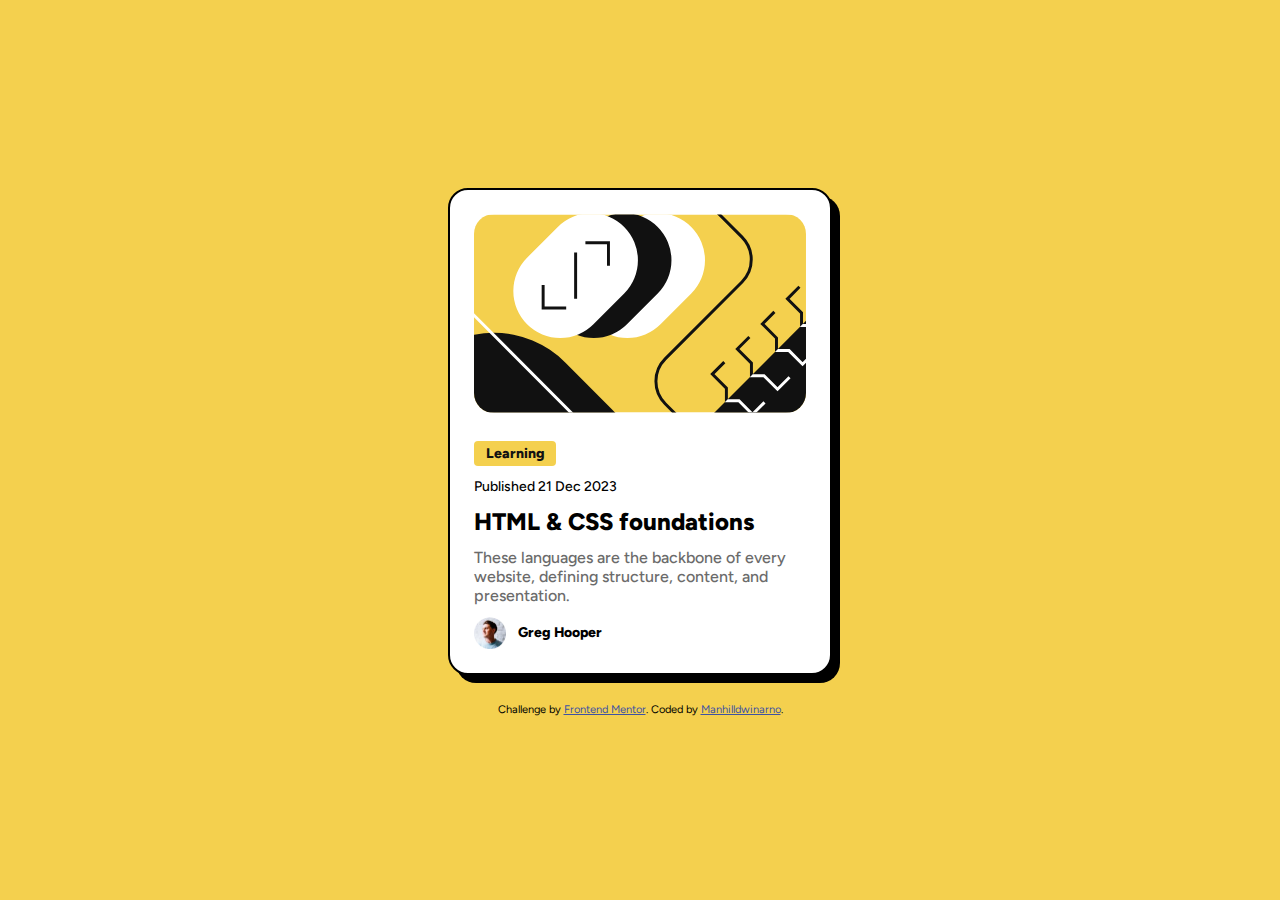
<file: blog-preview-card-main/index.html>
<!DOCTYPE html>
<html lang="en">
  <head>
    <meta charset="UTF-8" />
    <meta name="viewport" content="width=device-width, initial-scale=1.0" />

    <link
      rel="icon"
      type="image/png"
      sizes="32x32"
      href="./assets/images/favicon-32x32.png"
    />
    <link rel="stylesheet" href="css/style.css" />
    <title>Frontend Mentor | Blog preview card</title>
  </head>
  <body>
    <main class="container">
      <article class="card">
        <div class="blog-image">
          <img src="assets/images/illustration-article.svg" alt="Article image" />
        </div>

        <section class="content">
          <div class="category">
            <p>Learning</p>
          </div>
          <p class="publish">Published 21 Dec 2023</p>
          <h1 class="title">HTML & CSS foundations</h1>
          <p class="description">
            These languages are the backbone of every website, defining
            structure, content, and presentation.
          </p>
          <div class="profile">
            <img src="assets/images/image-avatar.webp" alt="Author profile photo" />
            <p>Greg Hooper</p>
          </div>
        </section>
      </article>
    </main>

    <footer class="attribution">
      Challenge by
      <a href="https://www.frontendmentor.io?ref=challenge" target="_blank"
        >Frontend Mentor</a
      >. Coded by <a href="#">Manhilldwinarno</a>.
    </footer>
  </body>
</html>
</file>
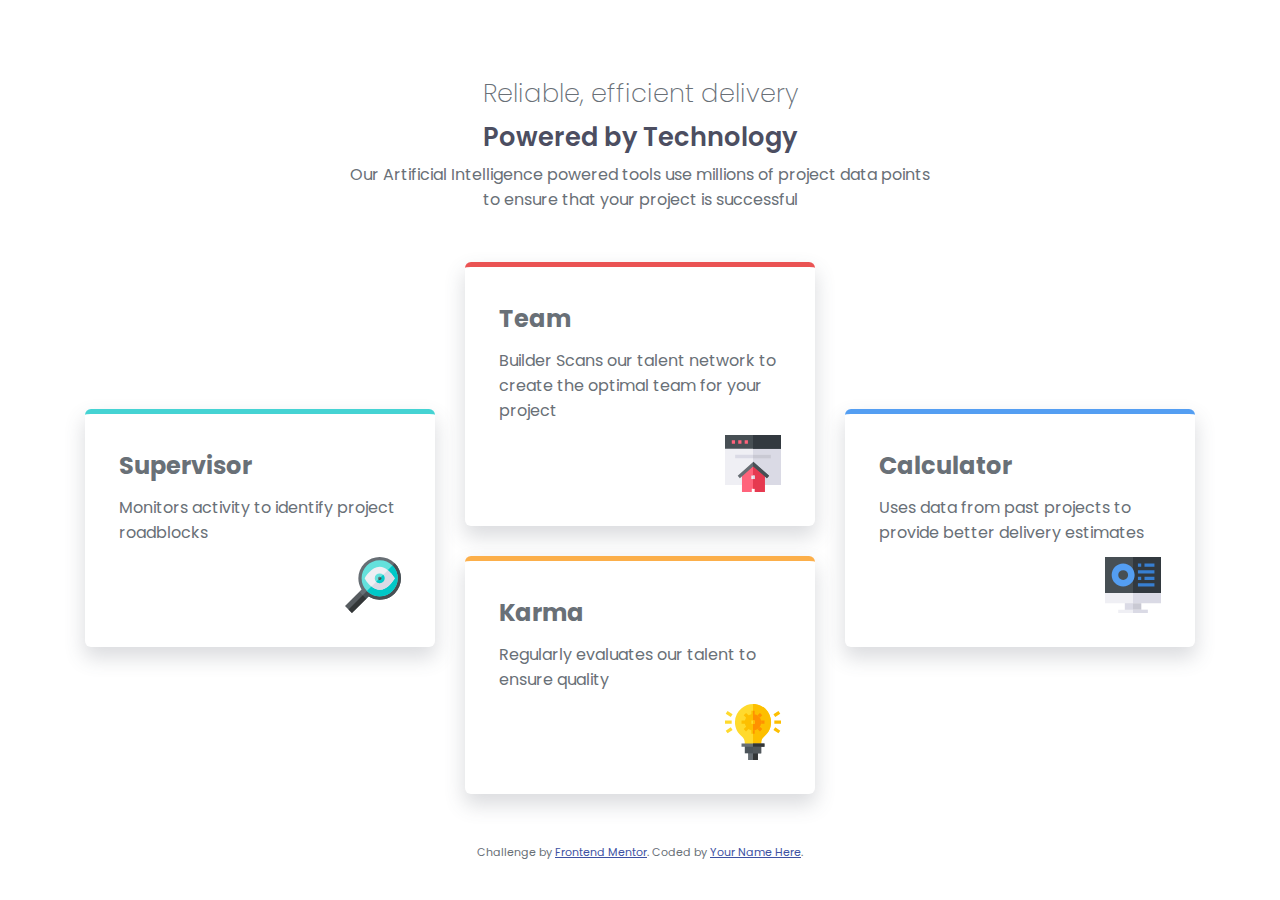
<file: four-card-feature-section-master/index.html>
<!DOCTYPE html>
<html lang="en">
  <head>
    <meta charset="UTF-8" />
    <meta name="viewport" content="width=device-width, initial-scale=1.0" />
    <link
      rel="icon"
      type="image/png"
      sizes="32x32"
      href="./images/favicon-32x32.png"
    />
    <link rel="stylesheet" href="css/style.css">
    <title>Frontend Mentor | Four card feature section</title>
  </head>
  <body>
    <header>
      <h1 class="title">Reliable, efficient delivery</h1>
      <h1 class="title-two">Powered by Technology</h1>
      <p class="description">
        Our Artificial Intelligence powered tools use millions of project data
        points to ensure that your project is successful
      </p>
    </header>

    <main class="container">
      <article class="card supervisor">
        <h2>Supervisor</h2>
        <p>Monitors activity to identify project roadblocks</p>
        <img class="icon" src="images/icon-supervisor.svg">
      </article>
      <article class="card team">
        <h2>Team</h2>
        <p>
          Builder Scans our talent network to create the optimal team for your
          project
        </p>
        <img class="icon" src="images/icon-team-builder.svg">
      </article>
      <article class="card karma">
        <h2>Karma</h2>
        <p>Regularly evaluates our talent to ensure quality</p>
        <img class="icon" src="images/icon-karma.svg">
      </article>
      <article class="card calculator">
        <h2>Calculator</h2>
        <p>Uses data from past projects to provide better delivery estimates</p>
        <img class="icon" src="images/icon-calculator.svg">
      </article>
    </main>

    <footer>
      <p class="attribution">
        Challenge by
        <a href="https://www.frontendmentor.io?ref=challenge" target="_blank"
          >Frontend Mentor</a
        >. Coded by <a href="#">Your Name Here</a>.
      </p>
    </footer>
  </body>
</html>
</file>
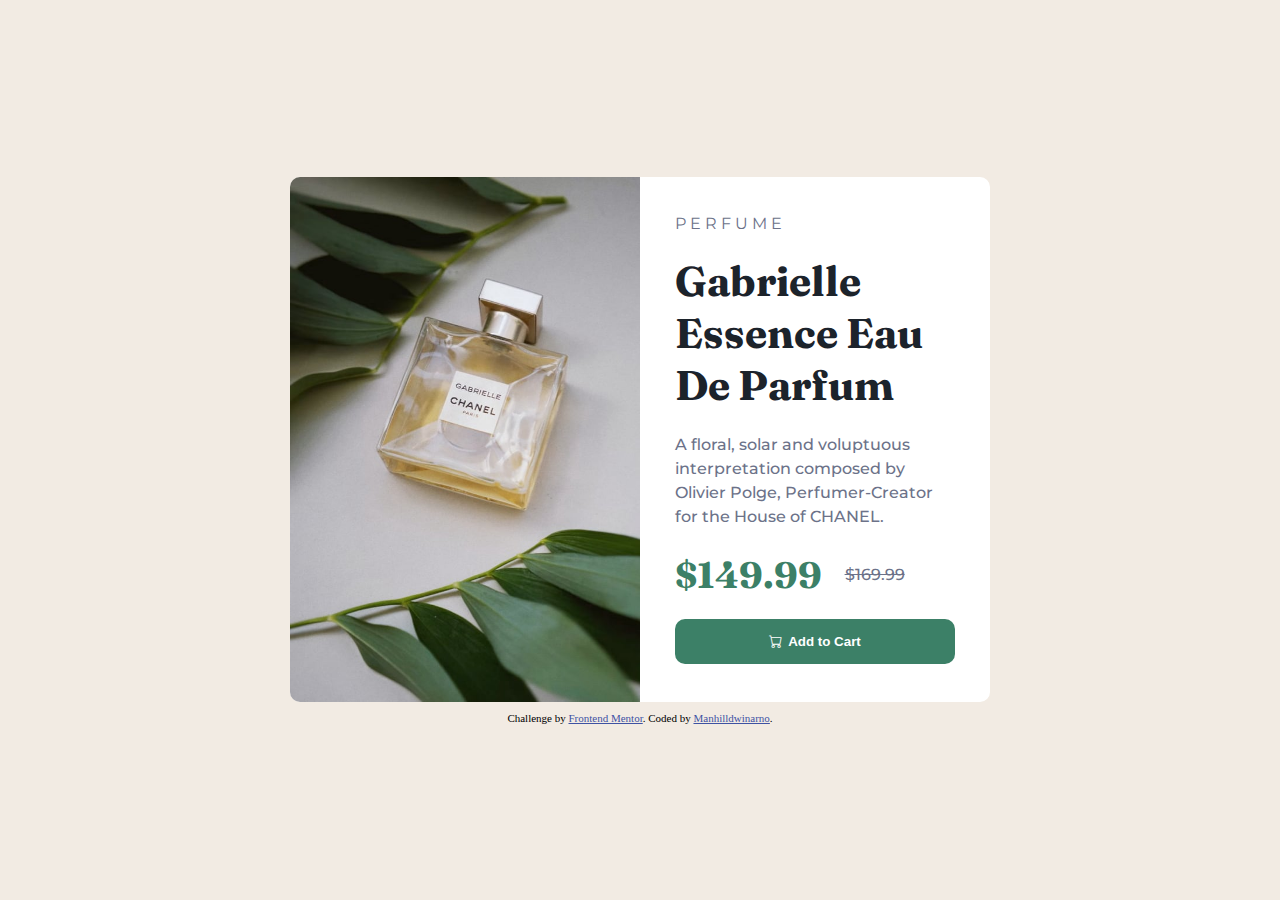
<file: product-preview-card-component-main/index.html>
<!DOCTYPE html>
<html lang="en">
  <head>
    <meta charset="UTF-8" />
    <meta name="viewport" content="width=device-width, initial-scale=1.0" />

    <link
      rel="icon"
      type="image/png"
      sizes="32x32"
      href="./images/favicon-32x32.png"
    />
    <link rel="stylesheet" href="https://cdn.jsdelivr.net/npm/bootstrap-icons@1.13.1/font/bootstrap-icons.min.css">
    <link rel="stylesheet" href="css/style.css" />
    <title>Frontend Mentor | Product preview card component</title>
  </head>

  <body>
    <main>
      <article class="card">
        <div class="card-img">
          <img class="mobile-img" src="images/image-product-mobile.jpg" alt="Perfume" />
          <img class="desktop-img" src="images/image-product-desktop.jpg" alt="Perfume">
        </div>
        <section class="content">
          <p class="product">Perfume</p>
          <h1 class="product-title">Gabrielle Essence Eau De Parfum</h1>
          <p class="description">
            A floral, solar and voluptuous interpretation composed by Olivier
            Polge, Perfumer-Creator for the House of CHANEL.
          </p>
          <div class="price">
            <p class="now-price">$149.99</p>
            <p class="disc-price">$169.99</p>
          </div>
          <button class="btn-card" type="submit"><i class="bi bi-cart"></i> Add to Cart</button>
        </section>
      </article>
    </main>

    <footer class="attribution">
      Challenge by
      <a href="https://www.frontendmentor.io?ref=challenge" target="_blank"
        >Frontend Mentor</a
      >. Coded by <a href="#">Manhilldwinarno</a>.
    </footer>
  </body>
</html>
</file>
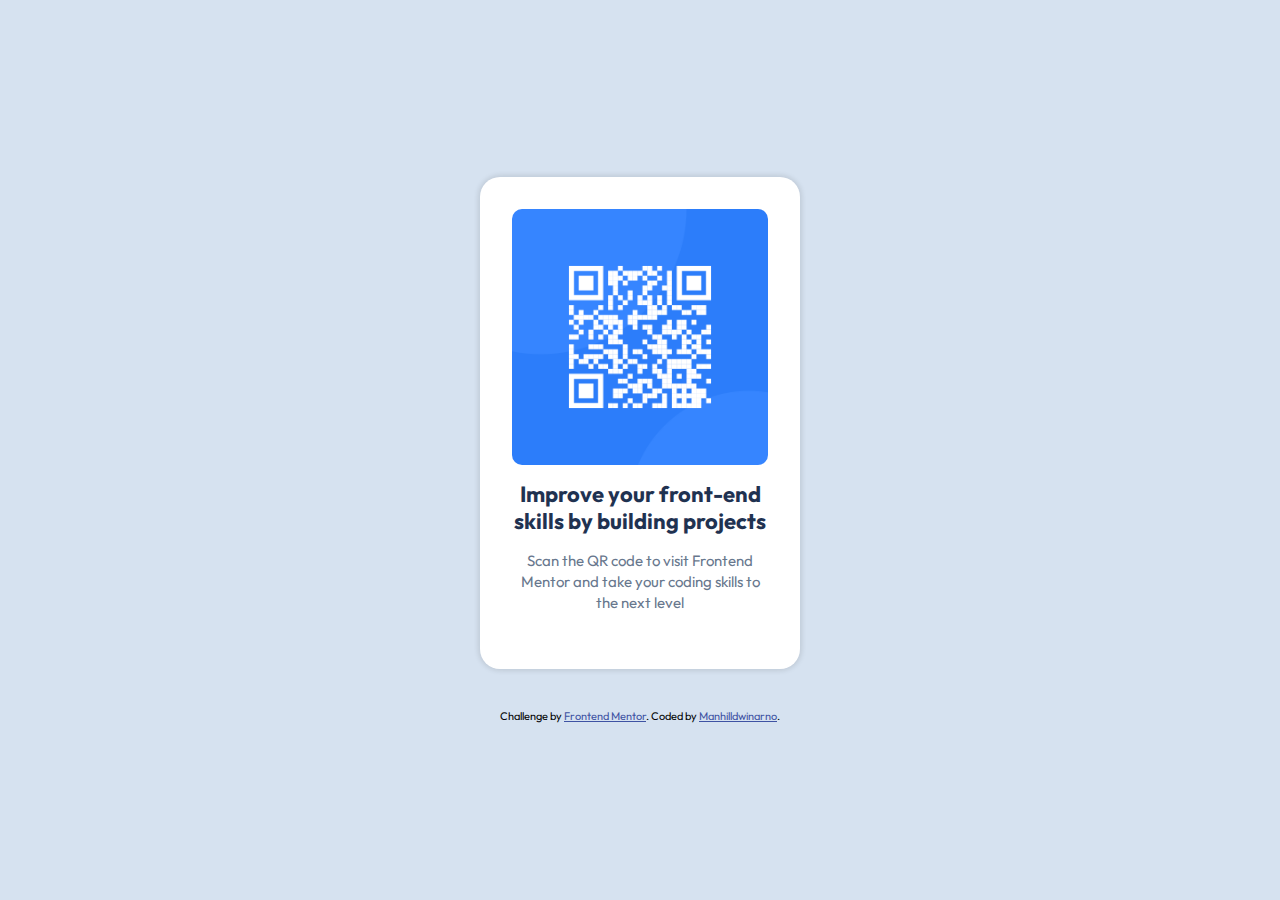
<file: qr-code-component-main/index.html>
<!DOCTYPE html>
<html lang="en">
  <head>
    <meta charset="UTF-8" />
    <meta name="viewport" content="width=device-width, initial-scale=1.0" />
    <link
      rel="icon"
      type="image/png"
      sizes="32x32"
      href="./images/favicon-32x32.png"
    />

    <link rel="stylesheet" href="style.css" />
    <title>Frontend Mentor | QR code component</title>
  </head>
  <body>
    <main class="container">
      <article class="card">
        <img src="images/image-qr-code.png" alt="QR code directing to Frontend Mentor website" class="card-img" />
        <h1 class="card-title">Improve your front-end skills by building projects</h1>
        <p class="card-description">
          Scan the QR code to visit Frontend Mentor and take your coding skills
          to the next level
        </p>
      </article>
    </main>

    <footer class="attribution">
      Challenge by
      <a href="https://www.frontendmentor.io?ref=challenge" target="_blank"
        >Frontend Mentor</a
      >. Coded by <a href="#">Manhilldwinarno</a>.
    </footer>
  </body>
</html>
</file>
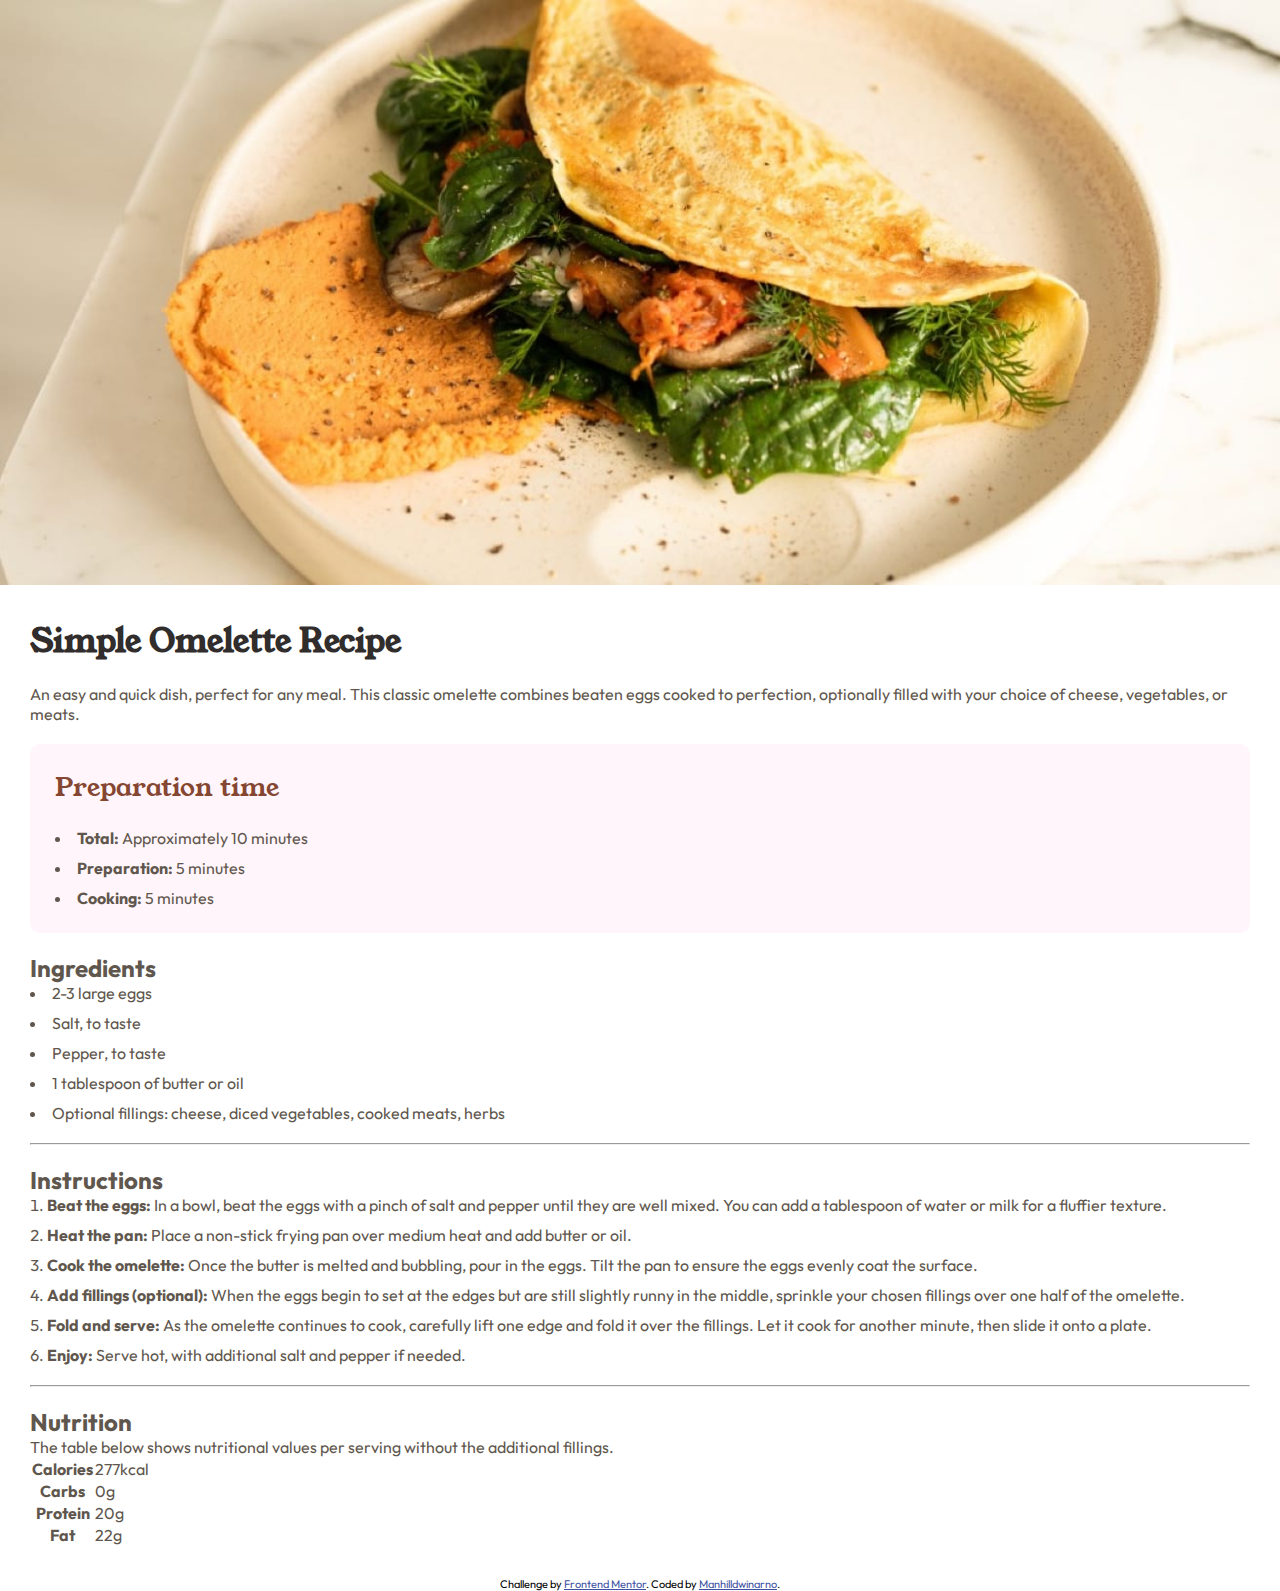
<file: recipe-page-main/index.html>
<!DOCTYPE html>
<html lang="en">
  <head>
    <meta charset="UTF-8" />
    <meta name="viewport" content="width=device-width, initial-scale=1.0" />
    <link
      rel="icon"
      type="image/png"
      sizes="32x32"
      href="./assets/images/favicon-32x32.png"
    />
    <link rel="stylesheet" href="css/style.css" />
    <title>Frontend Mentor | Recipe page</title>
  </head>
  <body>
    <main class="container">
      <article class="card">
        <header>
          <img
            src="assets/images/image-omelette.jpeg"
            alt="Omelette with vegetables and cheese"
          />
        </header>
        <div class="content">
          <h1 class="title">Simple Omelette Recipe</h1>
          <p class="description">
            An easy and quick dish, perfect for any meal. This classic omelette
            combines beaten eggs cooked to perfection, optionally filled with
            your choice of cheese, vegetables, or meats.
          </p>

          <div class="preparation">
            <h3 class="prep-title">Preparation time</h3>
            <ul>
              <li><b>Total:</b> Approximately 10 minutes</li>
              <li><b>Preparation:</b> 5 minutes</li>
              <li><b>Cooking:</b> 5 minutes</li>
            </ul>
          </div>
          <section class="ingredients">
            <h2>Ingredients</h2>
            <ul>
              <li>2-3 large eggs</li>
              <li>Salt, to taste</li>
              <li>Pepper, to taste</li>
              <li>1 tablespoon of butter or oil</li>
              <li>
                Optional fillings: cheese, diced vegetables, cooked meats, herbs
              </li>
            </ul>
          </section>

          <hr />

          <section class="instructions">
            <h2>Instructions</h2>
            <ol>
              <li>
                <b>Beat the eggs:</b> In a bowl, beat the eggs with a pinch of
                salt and pepper until they are well mixed. You can add a
                tablespoon of water or milk for a fluffier texture.
              </li>
              <li>
                <b>Heat the pan:</b> Place a non-stick frying pan over medium heat and add butter or
                oil.
              </li>
              <li>
                <b>Cook the omelette:</b> Once the butter is melted and bubbling, pour
                in the eggs. Tilt the pan to ensure the eggs evenly coat the
                surface.
              </li>
              <li>
                <b>Add fillings (optional):</b> When the eggs begin to set at the edges
                but are still slightly runny in the middle, sprinkle your chosen
                fillings over one half of the omelette.
              </li>
              <li>
                <b>Fold and serve:</b> As the omelette continues to cook, carefully
                lift one edge and fold it over the fillings. Let it cook for
                another minute, then slide it onto a plate.
              </li>
              <li>
                <b>Enjoy:</b> Serve hot, with additional salt and pepper if needed.
              </li>
            </ol>
          </section>

          <hr />

          <section class="nutrition">
            <h2>Nutrition</h2>
            <p class="description">
              The table below shows nutritional values per serving without the
              additional fillings.
            </p>
            <table>
              <tr>
                <th scope="row">Calories</th>
                <td>277kcal</td>
              </tr>
              <tr>
                <th scope="row">Carbs</th>
                <td>0g</td>
              </tr>

              <tr>
                <th scope="row">Protein</th>
                <td>20g</td>
              </tr>
              <tr>
                <th scope="row">Fat</th>
                <td>22g</td>
              </tr>
            </table>
          </section>
        </div>
      </article>
    </main>

    <footer class="attribution">
      Challenge by
      <a href="https://www.frontendmentor.io?ref=challenge" target="_blank"
        >Frontend Mentor</a
      >. Coded by <a href="#">Manhilldwinarno</a>.
    </footer>
  </body>
</html>
</file>
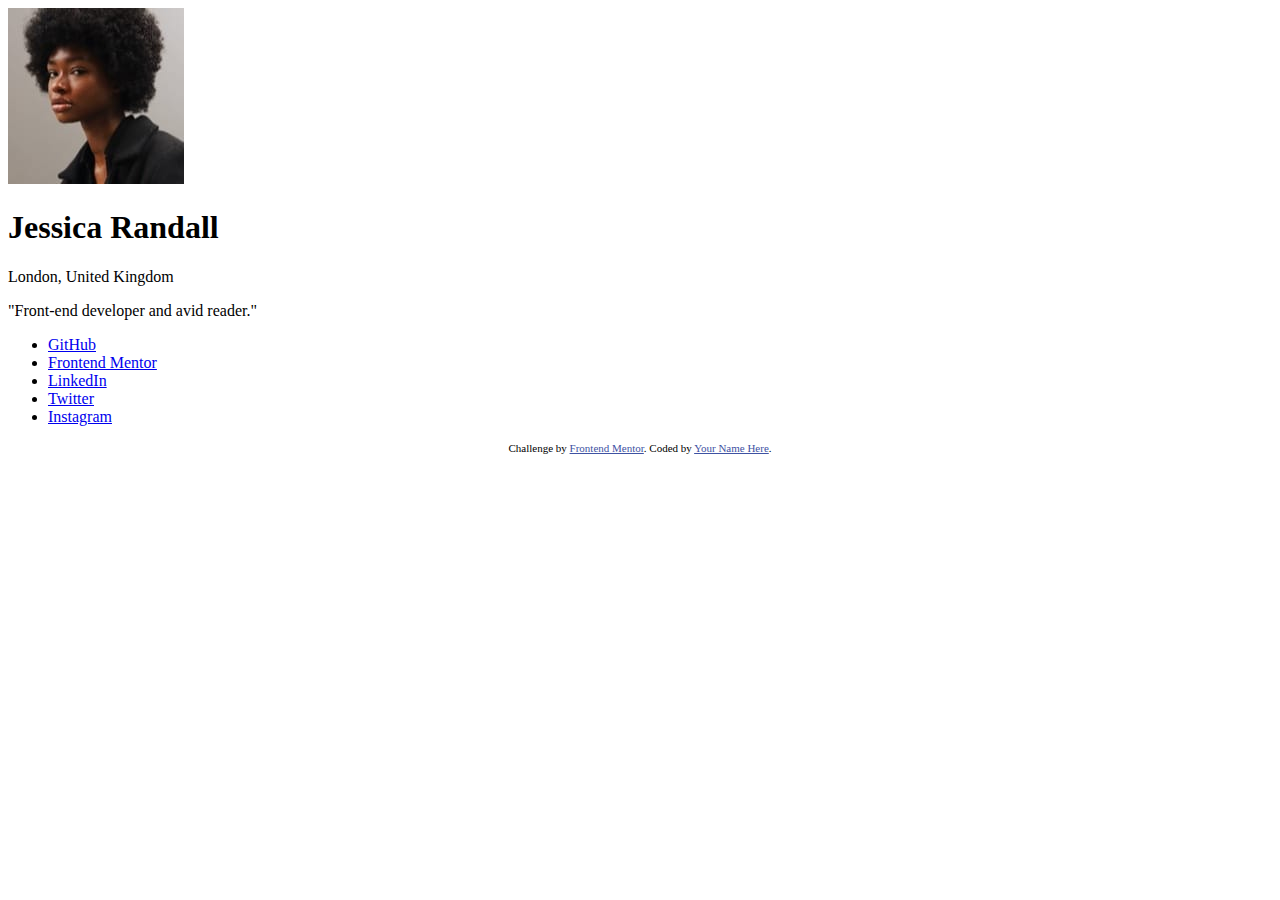
<file: social-links-profile-main/index.html>
<!DOCTYPE html>
<html lang="en">
  <head>
    <meta charset="UTF-8" />
    <meta name="viewport" content="width=device-width, initial-scale=1.0" />
    <!-- displays site properly based on user's device -->

    <link
      rel="icon"
      type="image/png"
      sizes="32x32"
      href="./assets/images/favicon-32x32.png"
    />

    <title>Frontend Mentor | Social links profile</title>

    <!-- Feel free to remove these styles or customise in your own stylesheet 👍 -->
    <style>
      .attribution {
        font-size: 11px;
        text-align: center;
      }
      .attribution a {
        color: hsl(228, 45%, 44%);
      }
    </style>
  </head>
  <body>
    <main>
      <article class="card">
        <header class="profile-header">
          <img src="assets/images/avatar-jessica.jpeg" alt="Profile Photo" />
          <h1 class="profile-name">Jessica Randall</h1>
          <p class="location">London, United Kingdom</p>
        </header>

        <p class="bio">"Front-end developer and avid reader."</p>
        <ul class="social-links">
          <li><a href="#">GitHub</a></li>
          <li><a href="#">Frontend Mentor</a></li>
          <li><a href="#">LinkedIn</a></li>
          <li><a href="#">Twitter</a></li>
          <li><a href="#">Instagram</a></li>
        </ul>
      </article>
    </main>

    <footer class="attribution">
      Challenge by
      <a href="https://www.frontendmentor.io?ref=challenge" target="_blank"
        >Frontend Mentor</a
      >. Coded by <a href="#">Your Name Here</a>.
    </footer>
  </body>
</html>
</file>
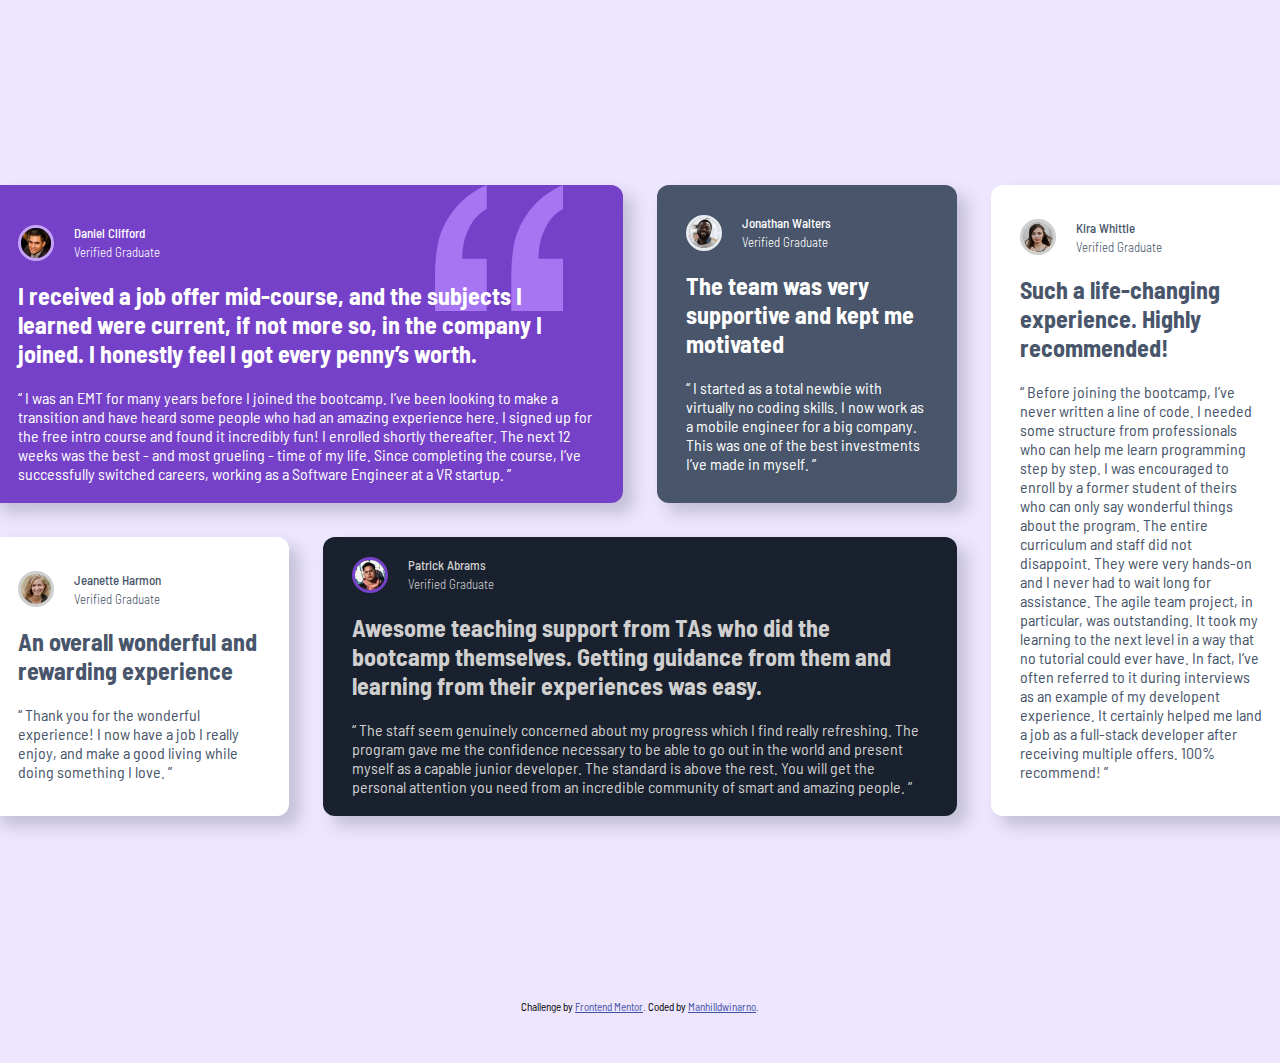
<file: testimonials-grid-section-main/index.html>
<!DOCTYPE html>
<html lang="en">
  <head>
    <meta charset="UTF-8" />
    <meta name="viewport" content="width=device-width, initial-scale=1.0" />
    <link
      rel="icon"
      type="image/png"
      sizes="32x32"
      href="./images/favicon-32x32.png"
    />
    <link rel="stylesheet" href="css/style.css">
    <title>Frontend Mentor | Testimonials Grid Section Main</title>
  </head>

  <body>
    <main class="container">
      <article class="card daniel">
        <div class="quote-icon"></div>
        <div class="profile-container">
          <div class="profile-photo">
            <img src="images/image-daniel.jpg" alt="Profile photo" />
          </div>
          <div class="profile">
            <h1 class="profile-name">Daniel Clifford</h1>
            <p class="profile-desc">Verified Graduate</p>
          </div>
        </div>
        <div class="content">
          <h2 class="review-quote">
            I received a job offer mid-course, and the subjects I learned were
            current, if not more so, in the company I joined. I honestly feel I
            got every penny’s worth.
          </h2>
          <p class="review-detail">
            “ I was an EMT for many years before I joined the bootcamp. I’ve
            been looking to make a transition and have heard some people who had
            an amazing experience here. I signed up for the free intro course
            and found it incredibly fun! I enrolled shortly thereafter. The next
            12 weeks was the best - and most grueling - time of my life. Since
            completing the course, I’ve successfully switched careers, working
            as a Software Engineer at a VR startup. ”
          </p>
        </div>
      </article>

      <article class="card jonathan">
        <div class="profile-container">
          <div class="profile-photo">
            <img src="images/image-jonathan.jpg" alt="Profile photo" />
          </div>
          <div class="profile">
            <h1 class="profile-name">Jonathan Walters</h1>
            <p class="profile-desc">Verified Graduate</p>
          </div>
        </div>
        <div class="content">
          <h2 class="review-quote">
            The team was very supportive and kept me motivated
          </h2>
          <p class="review-detail">
            “ I started as a total newbie with virtually no coding skills. I now
            work as a mobile engineer for a big company. This was one of the
            best investments I’ve made in myself. ”
          </p>
        </div>
      </article>

      <article class="card jeanette">
        <div class="profile-container">
          <div class="profile-photo">
            <img src="images/image-jeanette.jpg" alt="Profile photo" />
          </div>
          <div class="profile">
            <h1 class="profile-name">Jeanette Harmon</h1>
            <p class="profile-desc">Verified Graduate</p>
          </div>
        </div>
        <div class="content">
          <h2 class="review-quote">
            An overall wonderful and rewarding experience
          </h2>
          <p class="review-detail">
            “ Thank you for the wonderful experience! I now have a job I really
            enjoy, and make a good living while doing something I love. ”
          </p>
        </div>
      </article>

      <article class="card patrick">
        <div class="profile-container">
          <div class="profile-photo">
            <img src="images/image-patrick.jpg" alt="Profile photo" />
          </div>
          <div class="profile">
            <h1 class="profile-name">Patrick Abrams</h1>
            <p class="profile-desc">Verified Graduate</p>
          </div>
        </div>
        <div class="content">
          <h2 class="review-quote">
            Awesome teaching support from TAs who did the bootcamp themselves.
            Getting guidance from them and learning from their experiences was
            easy.
          </h2>
          <p class="review-detail">
            “ The staff seem genuinely concerned about my progress which I find
            really refreshing. The program gave me the confidence necessary to
            be able to go out in the world and present myself as a capable
            junior developer. The standard is above the rest. You will get the
            personal attention you need from an incredible community of smart
            and amazing people. ”
          </p>
        </div>
      </article>

      <article class="card kira">
        <div class="profile-container">
          <div class="profile-photo">
            <img src="images/image-kira.jpg" alt="Profile photo" />
          </div>
          <div class="profile">
            <h1 class="profile-name">Kira Whittle</h1>
            <p class="profile-desc">Verified Graduate</p>
          </div>
        </div>
        <div class="content">
          <h2 class="review-quote">
            Such a life-changing experience. Highly recommended!
          </h2>
          <p class="review-detail">
            “ Before joining the bootcamp, I’ve never written a line of code. I
            needed some structure from professionals who can help me learn
            programming step by step. I was encouraged to enroll by a former
            student of theirs who can only say wonderful things about the
            program. The entire curriculum and staff did not disappoint. They
            were very hands-on and I never had to wait long for assistance. The
            agile team project, in particular, was outstanding. It took my
            learning to the next level in a way that no tutorial could ever
            have. In fact, I’ve often referred to it during interviews as an
            example of my developent experience. It certainly helped me land a
            job as a full-stack developer after receiving multiple offers. 100%
            recommend! ”
          </p>
        </div>
      </article>
    </main>

    <footer class="attribution">
      Challenge by
      <a href="https://www.frontendmentor.io?ref=challenge" target="_blank"
        >Frontend Mentor</a
      >. Coded by <a href="#">Manhilldwinarno</a>.
    </footer>
  </body>
</html>
</file>
<file: blog-preview-card-main/css/style.css>
@import url("https://fonts.googleapis.com/css2?family=Figtree:ital,wght@0,300..900;1,300..900&display=swap");

:root {
  --primary-background-color: hsl(47, 88%, 63%);
  --secondary-background-color: hsl(0, 0%, 100%);
  --primary-font-color: hsl(0, 0%, 7%);
  --secondary-font-color: hsl(0, 0%, 42%);

  --spacing-300: 24px;
  --spacing-150: 12px;
  --spacing-100: 8px;
  --spacing-50: 4px;

  --card-width: 384px;
}

* {
  margin: 0;
  padding: 0;
  box-sizing: border-box;
}

body {
  font-family: "Figtree";
  background-color: var(--primary-background-color);

  display: grid;
  place-content: center;
  min-height: 100vh;

  padding: 2px;
}

.container {
  
  display: flex;
  flex-direction: column;
  justify-content: center;
  align-items: center;
  gap: var(--spacing-300);

  padding: var(--spacing-50)
}

.card {
  display: flex;
  flex-direction: column;
  gap: var(--spacing-300);

  max-width: var(--card-width);
  width: 100%;

  background-color: var(--secondary-background-color);
  box-shadow: var(--spacing-100) var(--spacing-100) black;

  padding: var(--spacing-300);

  border-radius: 20px;
  border: 2px solid black;

  transition: 0.8s;
}

.card:hover {
  box-shadow: var(--spacing-150) var(--spacing-150) black;
}

.blog-image img {
  width: 100%;
  border-radius: 20px;
}

.category {
  background-color: var(--primary-background-color);
  color: var(--primary-font-color);

  font-size: 14px;
  font-weight: 800;
  text-align: center;

  width: 82px;
  border-radius: var(--spacing-50);
  padding: var(--spacing-50) var(--spacing-150);
}

.content {
  display: flex;
  flex-direction: column;
  gap: var(--spacing-150);
}

.publish {
  font-size: 14px;
  font-weight: 500;
}

.title {
  font-size: var(--spacing-300);
  font-weight: 800;
  transition: 0.8s;
}

.card:hover .title {
  color: var(--primary-background-color);
}

.description {
  font-size: 16px;
  font-weight: 500;

  color: var(--secondary-font-color);
}

.profile {
  display: flex;
  align-items: center;
  gap: var(--spacing-150);
}

.profile img {
  width: 32px;
}

.profile p {
  font-size: 14px;
  font-weight: 800;
}

.attribution {
  font-size: 11px;
  text-align: center;

  margin-top: var(--spacing-300);
}
.attribution a {
  color: hsl(228, 45%, 44%);
}
</file>
<file: four-card-feature-section-master/css/style.css>
@import url("https://fonts.googleapis.com/css2?family=Poppins:ital,wght@0,100;0,200;0,300;0,400;0,500;0,600;0,700;0,800;0,900;1,100;1,200;1,300;1,400;1,500;1,600;1,700;1,800;1,900&display=swap");

:root {
  --Red: hsl(0, 78%, 62%);
  --Cyan: hsl(180, 62%, 55%);
  --Orange: hsl(34, 97%, 64%);
  --Blue: hsl(212, 86%, 64%);

  --Grey-500: hsl(234, 12%, 34%);
  --Grey-400: hsl(212, 6%, 44%);
  --White: hsl(0, 0%, 100%);
}

* {
  margin: 0;
  padding: 0;
  box-sizing: border-box;
}

body {
  font-family: "Poppins", Arial, sans-serif;

  background-color: var(--White);
  color: var(--Grey-400);

  display: flex;
  flex-direction: column;
  justify-content: center;
  align-items: center;
  gap: 50px;

  min-height: 100vh;

  padding: 20px;
}

header {
  display: flex;
  flex-direction: column;
  justify-content: center;
  align-items: center;
  gap: 5px;

  max-width: 350px;
  margin-top: 35px;

  text-align: center;
}

header .title {
  font-size: 1.6em;
  font-weight: 200;
}

header .title-two {
  color: var(--Grey-500);

  font-size: 1.6em;
  font-weight: 600;
}

header .description {
  font-size: 1em;
}

.container {
  display: grid;
  grid-template-columns: 325px;
  place-content: center;
  gap: 30px;
}

.card {
  display: flex;
  flex-direction: column;
  justify-content: center;
  gap: 12px;

  padding: 34px;

  border-radius: 6px;
  box-shadow: 0 10px 20px 1px hsla(234, 12%, 34%, 0.2);
}

.card.supervisor {
  border-top: 5px solid var(--Cyan);
}

.card.team {
  border-top: 5px solid var(--Red);
}

.card.karma {
  border-top: 5px solid var(--Orange);
}

.card.calculator {
  border-top: 5px solid var(--Blue);
}

.icon {
  width: 20%;
  align-self: flex-end;
}

.attribution {
  font-size: 11px;
  text-align: center;
}
.attribution a {
  color: hsl(228, 45%, 44%);
}

/* Responsive */
@media ( min-width: 700px ) {
  header {
    max-width: 480px;
  }
  .container {
    grid-template-columns: repeat(2, 300px);
  }
}


@media (min-width: 1110px) {
  header {
    max-width: 580px;
  }

  .container {
    grid-template-columns: repeat(3, 350px);
  }

  .card {
    transition: 0.3s;
  }

  .card:hover {
    transform: translateY(-5px);
  }
  
  .card.supervisor {
    grid-column: 1;
    grid-row: 1 / span 2;
    align-self: center;
  }

  .card.team {
    grid-column: 2;
    grid-row: 1;
  }

  .card.karma {
    grid-column: 2;
    grid-row: 2;
  }

  .card.calculator {
    grid-column: 3;
    grid-row: 1 / span 2;
    align-self: center;
  }
}
</file>
<file: product-preview-card-component-main/css/style.css>
@import url('https://fonts.googleapis.com/css2?family=Fraunces:ital,opsz,wght@0,9..144,100..900;1,9..144,100..900&family=Montserrat:ital,wght@0,100..900;1,100..900&display=swap');

:root {
  --Green-500: hsl(158, 36%, 37%);
  --Green-700: hsl(158, 42%, 18%);

  --Black: hsl(212, 21%, 14%);
  --Grey: hsl(228, 12%, 48%);
  --Cream: hsl(30, 38%, 92%);
  --White: hsl(0, 0%, 100%);
}

* {
  margin: 0;
  padding: 0;

  box-sizing: border-box;
}

body {
  display: flex;
  flex-direction: column;
  justify-content: center;
  align-items: center;
  min-height: 100vh;

  background-color: var(--Cream);

  padding: 20px 10px;
}

.card {
  background-color: var(--White);

  display: grid;
  grid-template-columns: minmax(350px, 400px);
  width: 100%;

  border-radius: 10px;
}

.card-img .mobile-img {
  width: 100%;
  display: block;

  border-top-right-radius: 10px;
  border-top-left-radius: 10px;
}

.card-img .desktop-img {
  display: none;
}

.content {
  padding: 24px;

  display: flex;
  flex-direction: column;
  justify-content: center;
  gap: 20px;
}

.content .product,
.content .description,
.btn-cart {
  font-family: 'Montserrat', Arial, sans-serif;
}

.content .product {
  text-transform: uppercase;
  letter-spacing: 4px;
  color: var(--Grey);
}

.content .product-title {
  color: var(--Black);
}

.content .product-title,
.now-price {
  font-family: 'Fraunces', serif;
  font-weight: 700;
}

.content .description {
  font-size: 1em;
  font-weight: 500;
  line-height: 150%;
  color: var(--Grey);
}

.price {
  display: flex;
  align-items: center;
  gap: 1.4em;
}

.now-price {
  font-size: 2.3em;
  color: var(--Green-500);
}

.disc-price {
  color: var(--Grey);

  font-family: 'Montserrat';
  font-weight: 500;
  text-decoration: line-through;
}

.btn-card {
  background-color: var(--Green-500);
  color: var(--White);

  cursor: pointer;

  font-weight: 600;

  border: none;
  border-radius: 10px;
  padding: 15px;

  display: flex;
  align-items: center;
  justify-content: center;
  gap: 6px;
}

.btn-card:hover {
  background-color: var(--Green-700);
}

.attribution {
  font-size: 11px;
  text-align: center;

  margin-top: 10px;
}
.attribution a {
  color: hsl(228, 45%, 44%);
}

/* Responsive */

@media ( min-width: 736px ) {
  .card {
    grid-template-columns: 350px 350px;
  }

  .card-img .mobile-img {
    display: none;
  }

  .card-img .desktop-img {
    display: block;
    width: 100%;

    border-top-left-radius: 10px;
    border-bottom-left-radius: 10px;
  }

  .content {
    justify-content: space-evenly;
    padding: 2.2em;
  }

  .content .product-title {
    font-size: 2.6em;
  }
}
</file>
<file: qr-code-component-main/style.css>
@import url("https://fonts.googleapis.com/css2?family=Outfit:wght@100..900&display=swap");

:root {
  --background-primary-color: hsl(212, 45%, 89%);
  --background-secondary-color: hsl(0, 0%, 100%);

  --font-primary-color: hsl(218, 44%, 22%);
  --font-secondary-color: hsl(216, 15%, 48%);

  --text-preset-1: 22px;
  --text-preset-2: 15px;

  --spacing-500: 40px;
  --spacing-300: 24px;
  --spacing-200: 16px;

  --card-width: 320px;
}

* {
  margin: 0;
  padding: 0;
  box-sizing: border-box;
}

body {
  font-family: "Outfit", sans-serif;
  text-align: center;

  background-color: var(--background-primary-color);

  display: grid;
  place-content: center;
  min-height: 100vh;

  padding: var(--spacing-300);
}

.container {
  background-color: var(--background-secondary-color);

  width: 100%;
  max-width: var(--card-width);
  padding-top: var(--spacing-200);
  padding-right: var(--spacing-200);
  padding-left: var(--spacing-200);
  padding-bottom: 40px;

  box-shadow: 0 0 5px 2px rgba(0, 0, 0, 0.1);
  border-radius: 20px;
  text-align: center;

  display: flex;
  flex-direction: column;
  justify-content: center;
  align-items: center;
  gap: var(--spacing-300);
}

.card {
  padding: var(--spacing-200);
}

.card-img {
  width: 100%;
  border-radius: 10px;
  display: block;
}

.card-title {
  color: var(--font-primary-color);
  font-size: var(--text-preset-1);
  font-weight: 700;

  margin-top: var(--spacing-200);
  line-height: 1.2;
}

.card-description {
  color: hsl(216, 15%, 48%);
  font-size: var(--text-preset-2);
  font-weight: 400;

  margin-top: var(--spacing-200);
  line-height: 1.4;
}

.attribution {
  font-size: 11px;
  text-align: center;
  margin-top: 40px;
}
.attribution a {
  color: hsl(228, 45%, 44%);
}
</file>
<file: recipe-page-main/css/style.css>
@import url("https://fonts.googleapis.com/css2?family=Outfit:wght@100..900&family=Young+Serif&display=swap");

:root {
  --White: hsl(0, 0%, 100%);

  --Stone-100: hsl(30, 54%, 90%);
  --Stone-150: hsl(30, 18%, 87%);
  --Stone-600: hsl(30, 10%, 34%);
  --Stone-900: hsl(24, 5%, 18%);

  --Brown-800: hsl(14, 45%, 36%);

  --Rose-800: hsl(332, 51%, 32%);
  --Rose-50: hsl(330, 100%, 98%);
}

* {
  margin: 0;
  padding: 0;
  box-sizing: border-box;
}

body {
  font-family: "Outfit", sans-serif;
}

h1,
h3 {
  font-family: "Young Serif", serif;
}

.card {
  width: 100%;
  color: var(--Stone-600);
}

header img {
  width: 100%;
}

.content {
  padding: 30px;

  display: flex;
  flex-direction: column;
  gap: 20px;
}

.content h1 {
  color: var(--Stone-900);
}

.preparation {
  display: flex;
  flex-direction: column;
  gap: 10px;

  border-radius: 10px;

  padding: 25px;

  background-color: var(--Rose-50);
}

.preparation p {
  color: var(--Rose-800);
  font-weight: 700;
  font-size: 20px;
}

.preparation ul,
.ingredients ul,
.instructions ol {
  display: flex;
  flex-direction: column;
  gap: 10px;
}

li {
  list-style-position: inside;
}

h3 {
  margin-bottom: 12px;
  color: var(--Brown-800);
  font-weight: 400;
  font-size: 26px;
}

.attribution {
  font-size: 11px;
  text-align: center;
}
.attribution a {
  color: hsl(228, 45%, 44%);
}
</file>
<file: testimonials-grid-section-main/css/style.css>
@import url("https://fonts.googleapis.com/css2?family=Barlow+Semi+Condensed:ital,wght@0,100;0,200;0,300;0,400;0,500;0,600;0,700;0,800;0,900;1,100;1,200;1,300;1,400;1,500;1,600;1,700;1,800;1,900&display=swap");

:root {
  --Purple-50: hsl(260, 100%, 95%);
  --Purple-300: hsl(264, 82%, 80%);
  --Purple-500: hsl(263, 55%, 52%);

  --White: hsl(0, 0%, 100%);
  --Grey-100: hsl(214, 17%, 92%);
  --Grey-200: hsl(0, 0%, 81%);
  --Grey-400: hsl(224, 10%, 45%);
  --Grey-500: hsl(217, 19%, 35%);
  --Dark-blue: hsl(219, 29%, 14%);
  --Black: hsl(0, 0%, 7%);
}

* {
  margin: 0;
  padding: 0;
  box-sizing: border-box;
}

body {
  font-family: "Barlow Semi Condensed", sans-serif;

  display: flex;
  flex-direction: column;
  justify-content: center;
  align-items: center;

  padding: 50px;

  background-color: var(--Purple-50);
}

.container {
  display: grid;
  place-content: center;
  grid-template-columns: 330px;
  gap: 34px;

  min-height: 100vh;
}

.card {
  display: flex;
  flex-direction: column;
  justify-content: center;
  gap: 20px;

  padding: 20px 29px;

  border-radius: 12px;
  box-shadow: 10px 10px 15px 1px hsla(224, 10%, 45%, 0.3);
}

.card.daniel {
  background-color: var(--Purple-500);
  color: var(--White);
}

.card.jonathan {
  background-color: var(--Grey-500);
  color: var(--White);
}

.card.jeanette {
  background-color: var(--White);
  color: var(--Grey-500);
}

.card.patrick {
  background-color: var(--Dark-blue);
  color: var(--Grey-200);
}

.card.kira {
  background-color: var(--White);
  color: var(--Grey-500);
}

.profile-container {
  display: flex;
  align-items: center;
  gap: 20px;
}

.profile-photo {
  width: 36px;
  border-radius: 50%;
}

.daniel .profile-photo {
  border: 3px solid var(--Purple-300);
}

.jonathan .profile-photo {
  border: 3px solid var(--Grey-100);
}

.jeanette .profile-photo {
  border: 3px solid var(--Grey-200);
}

.patrick .profile-photo {
  border: 3px solid var(--Purple-500);
}

.kira .profile-photo {
  border: 3px solid var(--Grey-200);
}

.profile-photo img {
  width: 100%;
  display: block;
  object-fit: cover;

  border-radius: 50%;
}

.profile {
  display: flex;
  flex-direction: column;
  gap: 3px;
}

.profile-name {
  font-size: 13px;
  font-weight: 500;
}

.profile-desc {
  font-size: 13px;
  font-weight: 300;
}

.content {
  display: flex;
  flex-direction: column;
  justify-content: center;
  gap: 20px;
}

.review-quote {
  font-size: 1.5em;
}

.attribution {
  font-size: 11px;
  text-align: center;
  margin-top: 50px;
}
.attribution a {
  color: hsl(228, 45%, 44%);
}

/* Responsive */
@media (min-width: 600px) {
  .container {
    grid-template-columns: repeat(2, 300px);
  }

  .card.kira {
    grid-column: 1 / span 2;
  }
}

@media (min-width: 1110px) {
  .container {
    grid-template-columns: repeat(4, 300px);
  }

  .card {
    transition: .2s;
  }

  .card.daniel {
    grid-column: 1 / span 2;
    grid-row: 1;

    background-image: url(../images/bg-pattern-quotation.svg);
    background-repeat: no-repeat;
    background-size: 128px;
    background-position: top right 60px;
  }

  .card.jonathan {
    grid-column: 3;
    grid-row: 1;
  }

  .card.jeanette {
    grid-column: 1;
    grid-row: 2;
  }

  .card.patrick {
    grid-column: 2 / span 2;
    grid-row: 2;
  }

  .card.kira {
    grid-column: 4;
    grid-row: 1 / span 2;
  }

  .card:hover {
    transform: translateY(-8px);
  }
}
</file>
